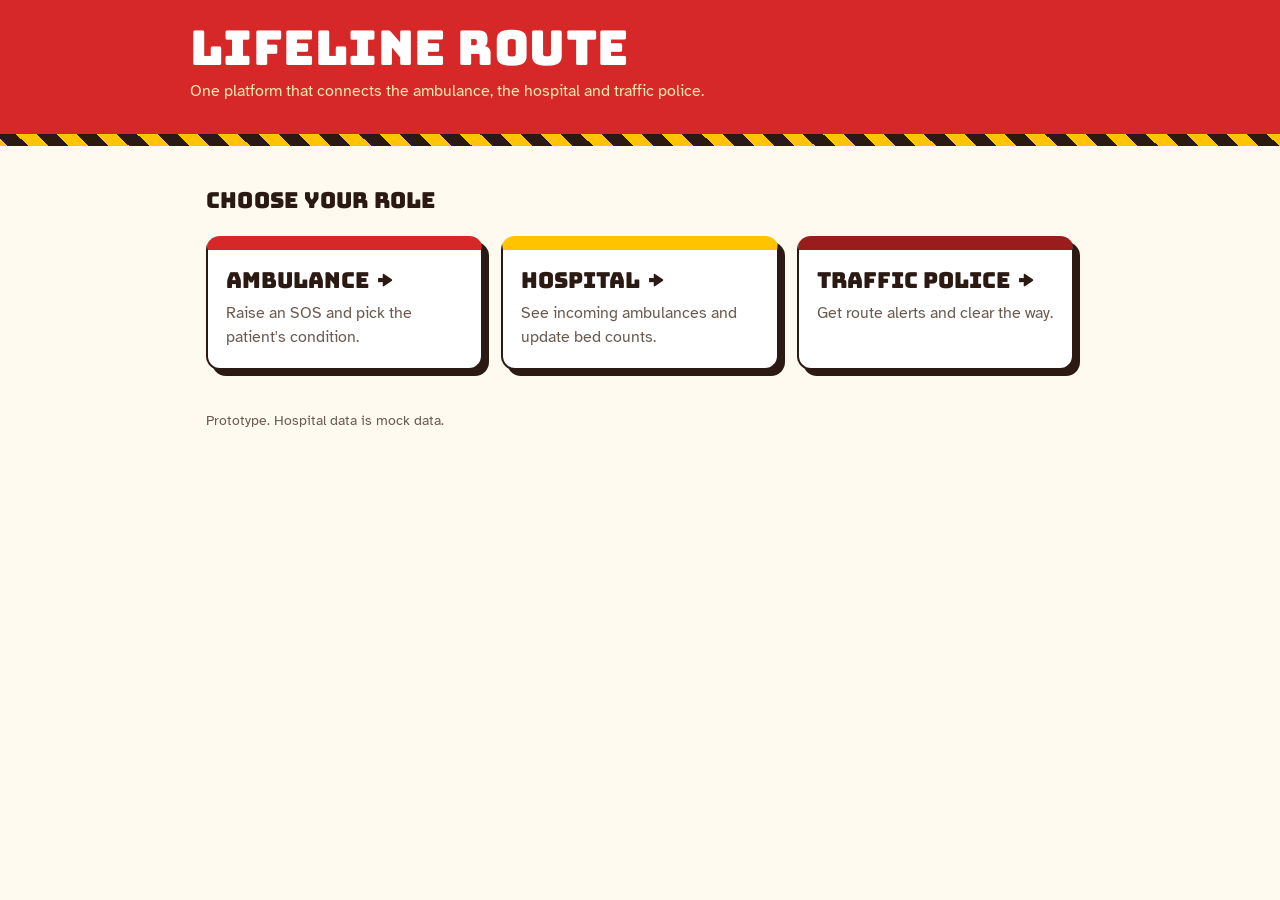
<file: index.html>
<!DOCTYPE html>
<html lang="en">
<head>
  <meta charset="UTF-8">
  <meta name="viewport" content="width=device-width, initial-scale=1">
  <title>LifeLine Route</title>
  <link rel="stylesheet" href="css/theme.css">
</head>
<body>
  <header>
    <h1>LifeLine Route</h1>
    <p>One platform that connects the ambulance, the hospital and traffic police.</p>
  </header>

  <main>
    <h2>Choose your role</h2>

    <div class="roles">
      <a class="role ambulance" href="ambulance.html">
        <h3>Ambulance</h3>
        <p>Raise an SOS and pick the patient's condition.</p>
      </a>

      <a class="role hospital" href="hospital.html">
        <h3>Hospital</h3>
        <p>See incoming ambulances and update bed counts.</p>
      </a>

      <a class="role police" href="police.html">
        <h3>Traffic police</h3>
        <p>Get route alerts and clear the way.</p>
      </a>
    </div>
  </main>

  <footer>
    <p>Prototype. Hospital data is mock data.</p>
  </footer>
</body>
</html>
</file>
<file: css/theme.css>
@import url("https://fonts.googleapis.com/css2?family=Atkinson+Hyperlegible:wght@400;700&family=Bungee&display=swap");

/* ===== Colors: change the whole look from here ===== */
:root {
  --red: #d62828;
  --red-dark: #9b1c1c;
  --yellow: #ffc300;
  --yellow-soft: #fff3c4;
  --cream: #fffaf0;
  --ink: #2b1a14;
  --muted: #6b5a50;
  --line: #e6d7b8;

  --display: "Bungee", "Arial Black", Impact, sans-serif;
  --body: "Atkinson Hyperlegible", system-ui, -apple-system, "Segoe UI", sans-serif;
}

* { box-sizing: border-box; }

body {
  margin: 0;
  background: var(--cream);
  color: var(--ink);
  font-family: var(--body);
  line-height: 1.55;
}

h1, h2, h3 { font-weight: 400; }

:focus-visible {
  outline: 3px solid var(--red);
  outline-offset: 3px;
}

/* ===== Header: red band with hazard-tape edge ===== */
header {
  background: var(--red);
  color: #fff;
  padding: 22px 16px 30px;
  border-bottom: 12px solid var(--ink);
  border-image: repeating-linear-gradient(
    45deg, var(--yellow) 0 14px, var(--ink) 14px 28px
  ) 12;
}

header > * {
  max-width: 900px;
  margin-left: auto;
  margin-right: auto;
}

header h1 {
  margin-top: 0;
  margin-bottom: 4px;
  font-family: var(--display);
  font-weight: 400;
  font-size: clamp(30px, 6vw, 48px);
  line-height: 1.1;
  letter-spacing: 0.01em;
}

header p {
  margin-top: 0;
  margin-bottom: 0;
  color: #ffe9b0;
}

header p:has(.back-link) {
  margin-bottom: 14px;
}

/* ===== Back to roles button ===== */
.back-link {
  display: inline-flex;
  align-items: center;
  gap: 8px;
  background: var(--yellow);
  color: var(--ink);
  font-weight: 800;
  font-size: 14px;
  text-decoration: none;
  padding: 8px 16px;
  border: 2px solid var(--ink);
  border-radius: 99px;
  box-shadow: 3px 3px 0 var(--ink);
  transition: transform 0.12s, box-shadow 0.12s;
}

.back-link:hover {
  transform: translate(-2px, -2px);
  box-shadow: 5px 5px 0 var(--ink);
}

.back-link:active {
  transform: translate(2px, 2px);
  box-shadow: 1px 1px 0 var(--ink);
}

main,
footer {
  max-width: 900px;
  margin: 0 auto;
  padding: 20px 16px;
}

main h2 {
  font-family: var(--display);
  font-size: 22px;
  letter-spacing: 0.01em;
}

footer p {
  margin: 0;
  color: var(--muted);
  font-size: 14px;
}

/* ===== Role cards on the landing page ===== */
.roles {
  display: grid;
  grid-template-columns: repeat(auto-fit, minmax(230px, 1fr));
  gap: 18px;
}

.role {
  display: block;
  background: #fff;
  color: var(--ink);
  text-decoration: none;
  border: 2px solid var(--ink);
  border-top: 14px solid var(--color);
  border-radius: 14px;
  padding: 18px;
  box-shadow: 6px 6px 0 var(--ink);
  transition: transform 0.12s, box-shadow 0.12s;
}

.role:hover {
  transform: translate(-3px, -3px);
  box-shadow: 9px 9px 0 var(--ink);
}

.role h3 {
  margin: 0 0 6px;
  font-family: var(--display);
  font-size: 22px;
  line-height: 1.2;
}

.role h3::after { content: "  \2192"; }

.role p {
  margin: 0;
  color: var(--muted);
}

.ambulance { --color: var(--red); }
.hospital  { --color: var(--yellow); }
.police    { --color: var(--red-dark); }

/* ===== Panels (white cards) ===== */
.panel {
  --accent: var(--red);
  background: #fff;
  border: 2px solid var(--ink);
  border-top: 12px solid var(--accent);
  border-radius: 14px;
  padding: 20px;
  margin-bottom: 20px;
  box-shadow: 6px 6px 0 var(--ink);
}

.hospital-panel { --accent: var(--yellow); }
.police-panel   { --accent: var(--red-dark); }

.panel h2 {
  margin: 18px 0 10px;
  font-family: var(--display);
  font-size: 20px;
  line-height: 1.2;
}

.panel h2:first-child { margin-top: 0; }

/* ===== Ambulance form ===== */
.choices {
  display: flex;
  flex-wrap: wrap;
  gap: 10px;
}

.choice {
  font: inherit;
  font-weight: 700;
  cursor: pointer;
  color: var(--ink);
  background: #fff;
  border: 2px solid var(--ink);
  border-radius: 10px;
  padding: 10px 16px;
  transition: background 0.12s, transform 0.12s;
}

.choice:hover { background: var(--yellow-soft); }

.choice.selected {
  background: var(--red);
  color: #fff;
  box-shadow: 3px 3px 0 var(--ink);
  transform: translate(-1px, -1px);
}

.sos {
  display: block;
  width: 100%;
  margin-top: 26px;
  padding: 18px;
  font-family: var(--display);
  font-size: 34px;
  font-weight: 400;
  letter-spacing: 0.08em;
  color: #fff;
  background: var(--red);
  border: 3px solid var(--ink);
  border-radius: 14px;
  box-shadow: 0 7px 0 var(--red-dark), 0 7px 0 3px var(--ink);
  cursor: pointer;
  transition: transform 0.08s, box-shadow 0.08s;
}

.sos:hover { background: #e53535; }

.sos:active {
  transform: translateY(5px);
  box-shadow: 0 2px 0 var(--red-dark), 0 2px 0 3px var(--ink);
}

/* ===== Messages ===== */
.result {
  margin: 16px 0 0;
  font-weight: 700;
}

.result.ok {
  background: var(--yellow-soft);
  border-left: 6px solid var(--yellow);
  border-radius: 8px;
  padding: 10px 14px;
}

.result.error {
  background: #ffe3e0;
  border-left: 6px solid var(--red);
  border-radius: 8px;
  padding: 10px 14px;
  color: var(--red-dark);
}

.empty,
.muted { color: var(--muted); }

/* ===== Cards inside panels ===== */
.match-card,
.alert-card {
  border: 2px solid var(--ink);
  border-radius: 10px;
  padding: 14px 18px;
  margin: 14px 0;
}

.match-card {
  background: var(--yellow-soft);
  border-left: 10px solid var(--yellow);
}

.alert-card {
  background: #fff1ee;
  border-left: 10px solid var(--red);
}

.match-card h3,
.alert-card h3 {
  margin: 0 0 6px;
  font-family: var(--display);
  font-size: 19px;
  line-height: 1.25;
}

.match-card p,
.alert-card p { margin: 4px 0; }

/* ===== Buttons ===== */
.action {
  font: inherit;
  font-weight: 800;
  cursor: pointer;
  color: #fff;
  background: var(--red);
  border: 2px solid var(--ink);
  border-radius: 10px;
  padding: 12px 18px;
  box-shadow: 3px 3px 0 var(--ink);
  transition: transform 0.12s, box-shadow 0.12s;
}

.action:hover {
  transform: translate(-2px, -2px);
  box-shadow: 5px 5px 0 var(--ink);
}

.action:active {
  transform: translate(2px, 2px);
  box-shadow: 1px 1px 0 var(--ink);
}

.action.secondary {
  color: var(--ink);
  background: #fff;
}

.action.secondary:hover { background: var(--yellow); }

.badge {
  display: inline-block;
  background: var(--yellow);
  color: var(--ink);
  font-weight: 800;
  border: 2px solid var(--ink);
  border-radius: 99px;
  padding: 4px 14px;
}

/* ===== Hospital bed table ===== */
.table-scroll { overflow-x: auto; }

.bed-table {
  width: 100%;
  min-width: 560px;
  border-collapse: collapse;
}

.bed-table th,
.bed-table td {
  text-align: left;
  padding: 12px 8px;
  border-bottom: 1px solid var(--line);
  vertical-align: middle;
}

.bed-table th {
  background: var(--yellow);
  color: var(--ink);
  font-size: 13px;
  text-transform: uppercase;
  letter-spacing: 0.05em;
  border-bottom: 2px solid var(--ink);
}

.bed-table tbody tr:hover { background: var(--yellow-soft); }

.step {
  font: inherit;
  font-weight: 800;
  width: 34px;
  height: 34px;
  cursor: pointer;
  color: var(--ink);
  background: #fff;
  border: 2px solid var(--ink);
  border-radius: 8px;
}

.step:hover { background: var(--yellow); }

.count {
  display: inline-block;
  min-width: 38px;
  text-align: center;
  font-size: 18px;
  font-weight: 800;
}

.count.zero { color: var(--red); }

/* ===== Map ===== */
.map-panel { margin-top: 0; }

.map {
  height: 380px;
  border: 3px solid var(--ink);
  border-radius: 10px;
}

@media (prefers-reduced-motion: reduce) {
  * { transition: none !important; }
}
</file>
